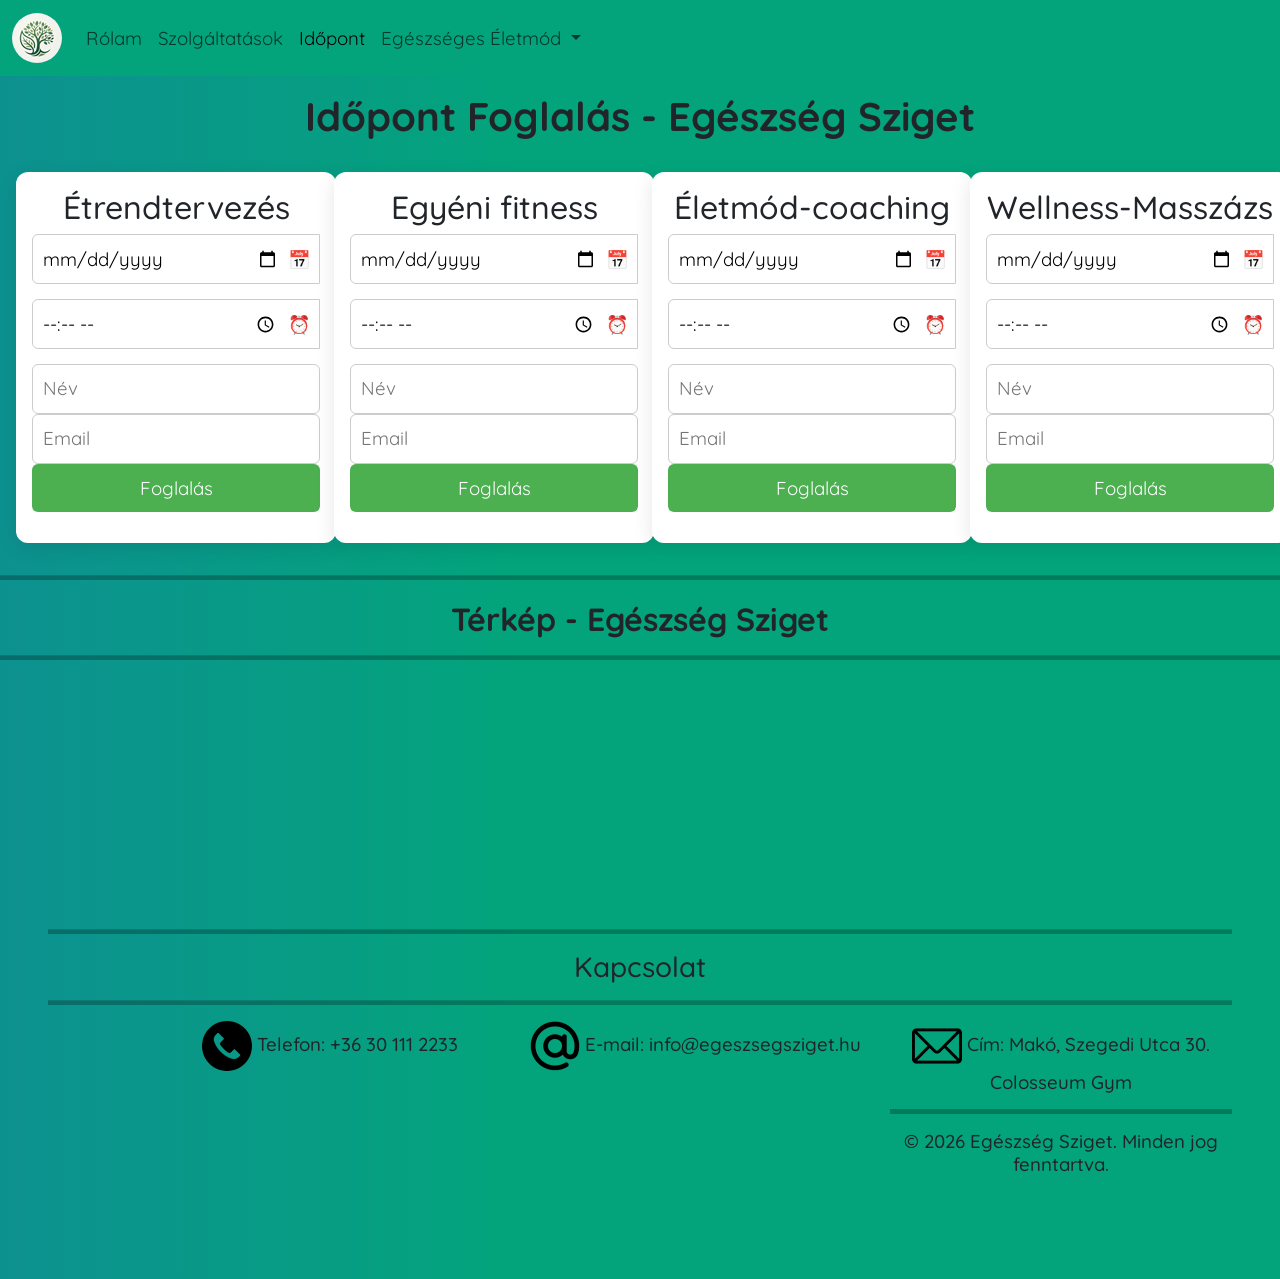
<file: idopont.html>
<!DOCTYPE html>
<html lang="hu">

<head>
    <meta charset="UTF-8">
    <meta name="viewport" content="width=device-width, initial-scale=1.0">
    <link href="https://cdn.jsdelivr.net/npm/bootstrap@5.3.8/dist/css/bootstrap.min.css" rel="stylesheet">
    <link rel="stylesheet" href="https://cdn.jsdelivr.net/npm/bootstrap-icons@1.13.1/font/bootstrap-icons.min.css">
    <link rel="stylesheet" href="css/style.css">
    <link rel="shortcut icon" href="img/Logó másolata.ico" type="image/x-icon">
    <title>Főoldal - Egészség Sziget</title>
</head>

<body>
    <nav class="navbar navbar-expand-lg">

        <div class="container-fluid">
            <a class="navbar-brand" href="index.html"><img src="img/Logó.png" class="rounded-circle"></a>
            <button class="navbar-toggler" type="button" data-bs-toggle="collapse" data-bs-target="#navbarNav"
                aria-controls="navbarNav" aria-expanded="false" aria-label="Toggle navigation">
                <span class="navbar-toggler-icon"></span>
            </button>
            <div class="collapse navbar-collapse" id="navbarNav">
                <ul class="navbar-nav">
                    <li class="nav-item">
                        <a class="nav-link" aria-current="page" href="rolam.html">Rólam</a>
                    </li>
                    <li class="nav-item">
                        <a class="nav-link" href="szolgaltatas.html">Szolgáltatások</a>
                    </li>
                    <li class="nav-item">
                        <a class="nav-link active" href="idopont.html">Időpont</a>
                    </li>
                    <li class="nav-item dropdown">
                        <a class="nav-link dropdown-toggle" href="#" role="button" data-bs-toggle="dropdown"
                            aria-expanded="false">
                            Egészséges Életmód
                        </a>
                        <ul class="dropdown-menu">
                            <li><a class="dropdown-item" href="etkezes.html">Egészséges Étkezés</a></li>
                            <li><a class="dropdown-item" href="fitness.html">Fitness Tippek</a></li>
                        </ul>
                    </li>
                </ul>
            </div>
        </div>
    </nav>

    <h1 class="text-center pt-3 pb-2">
        <strong>Időpont Foglalás - Egészség Sziget</strong>
    </h1>



    

    <div class="container-fluid p-3">
    <div class="row g-4">

        <!-- Kártya 1 -->
        <div class="col-12 col-md-6 col-lg-3">
            <div class="container1 p-3 mx-auto">
                <h2>Étrendtervezés</h2>

                <div class="input-group">
                    <input type="date">
                    <span class="icon" onclick="openDate(this)">📅</span>
                </div>

                <div class="input-group">
                    <input type="time">
                    <span class="icon" onclick="openTime(this)">⏰</span>
                </div>

                <input type="text" placeholder="Név">
                <input type="email" placeholder="Email">

                <button onclick="book(this)" class="gomb">Foglalás</button>
                <div class="success"></div>
            </div>
        </div>

        <!-- Kártya 2 -->
        <div class="col-12 col-md-6 col-lg-3">
            <div class="container1 p-3 mx-auto">
                <h2>Egyéni fitness</h2>

                <div class="input-group">
                    <input type="date">
                    <span class="icon" onclick="openDate(this)">📅</span>
                </div>

                <div class="input-group">
                    <input type="time">
                    <span class="icon" onclick="openTime(this)">⏰</span>
                </div>

                <input type="text" placeholder="Név">
                <input type="email" placeholder="Email">

                <button onclick="book(this)" class="gomb">Foglalás</button>
                <div class="success"></div>
            </div>
        </div>

        <!-- Kártya 3 -->
        <div class="col-12 col-md-6 col-lg-3">
            <div class="container1 p-3 mx-auto">
                <h2>Életmód-coaching</h2>

                <div class="input-group">
                    <input type="date">
                    <span class="icon" onclick="openDate(this)">📅</span>
                </div>

                <div class="input-group">
                    <input type="time">
                    <span class="icon" onclick="openTime(this)">⏰</span>
                </div>

                <input type="text" placeholder="Név">
                <input type="email" placeholder="Email">

                <button onclick="book(this)" class="gomb">Foglalás</button>
                <div class="success"></div>
            </div>
        </div>

        <!-- Kártya 4 -->
        <div class="col-12 col-md-6 col-lg-3">
            <div class="container1 p-3 mx-auto">
                <h2>Wellness-Masszázs</h2>

                <div class="input-group">
                    <input type="date">
                    <span class="icon" onclick="openDate(this)">📅</span>
                </div>

                <div class="input-group">
                    <input type="time">
                    <span class="icon" onclick="openTime(this)">⏰</span>
                </div>

                <input type="text" placeholder="Név">
                <input type="email" placeholder="Email">

                <button onclick="book(this)" class="gomb">Foglalás</button>
                <div class="success"></div>
            </div>
        </div>

    </div>
</div>

<script>
    function openDate(el) {
        el.previousElementSibling.showPicker();
    }

    function openTime(el) {
        el.previousElementSibling.showPicker();
    }

    function book(btn) {
        let parent = btn.closest(".container1");

        let date = parent.querySelector("input[type='date']").value;
        let time = parent.querySelector("input[type='time']").value;
        let msg = parent.querySelector(".success");

        if (!date || !time) {
            alert("Válassz dátumot és időpontot!");
            return;
        }

        msg.textContent = "Foglalva: " + date + " - " + time;
    }
</script>



    <hr>

    <h2 class="text-center pt-1 pb-5">
        <strong>Térkép - Egészség Sziget</strong>
    </h2s>

    <hr>



    <div class="text-center container-fluid p-3">

        <div class="row">
            <div class="col-md-12">

                <iframe
                    src="https://www.google.com/maps/embed?pb=!1m18!1m12!1m3!1d2760.969014913896!2d20.46440437675516!3d46.21107138329685!2m3!1f0!2f0!3f0!3m2!1i1024!2i768!4f13.1!3m3!1m2!1s0x4744f6044933d56f%3A0xe1acfdb13097772e!2sColosseum%20Gym%20Fitness%20Centrum!5e0!3m2!1shu!2shu!4v1774351189258!5m2!1shu!2shu"
                    width="100%" style="border:0;" allowfullscreen="" loading="lazy"
                    referrerpolicy="no-referrer-when-downgrade"></iframe>
            </div>
        </div>
    </div>








    <footer class="footer container-fluid p-5">
        <hr>
        <h3 class="text-center">
            Kapcsolat
        </h3>
        <hr>
        <div class="row offset-1">
            <div class="col-md-4">
                <img src="img/telefon.png" alt="Telefon" title="Telefon">
                Telefon: +36 30 111 2233
            </div>
            <div class="col-md-4">
                <img src="img/at.png" alt="E-mail" title="E-mail">
                E-mail: info@egeszsegsziget.hu
            </div>
            <div class="col-md-4">
                <img src="img/level.png" alt="Cím" title="Cím">
                Cím: Makó, Szegedi Utca 30. Colosseum Gym
                <hr style="border-color: #000;">

                <div>&copy; 2026 Egészség Sziget. Minden jog fenntartva.</div>
            </div>
    </footer>






    <script src="https://cdn.jsdelivr.net/npm/bootstrap@5.3.8/dist/js/bootstrap.bundle.min.js"
        integrity="sha384-FKyoEForCGlyvwx9Hj09JcYn3nv7wiPVlz7YYwJrWVcXK/BmnVDxM+D2scQbITxI"
        crossorigin="anonymous"></script>
</body>

</html>
</file>
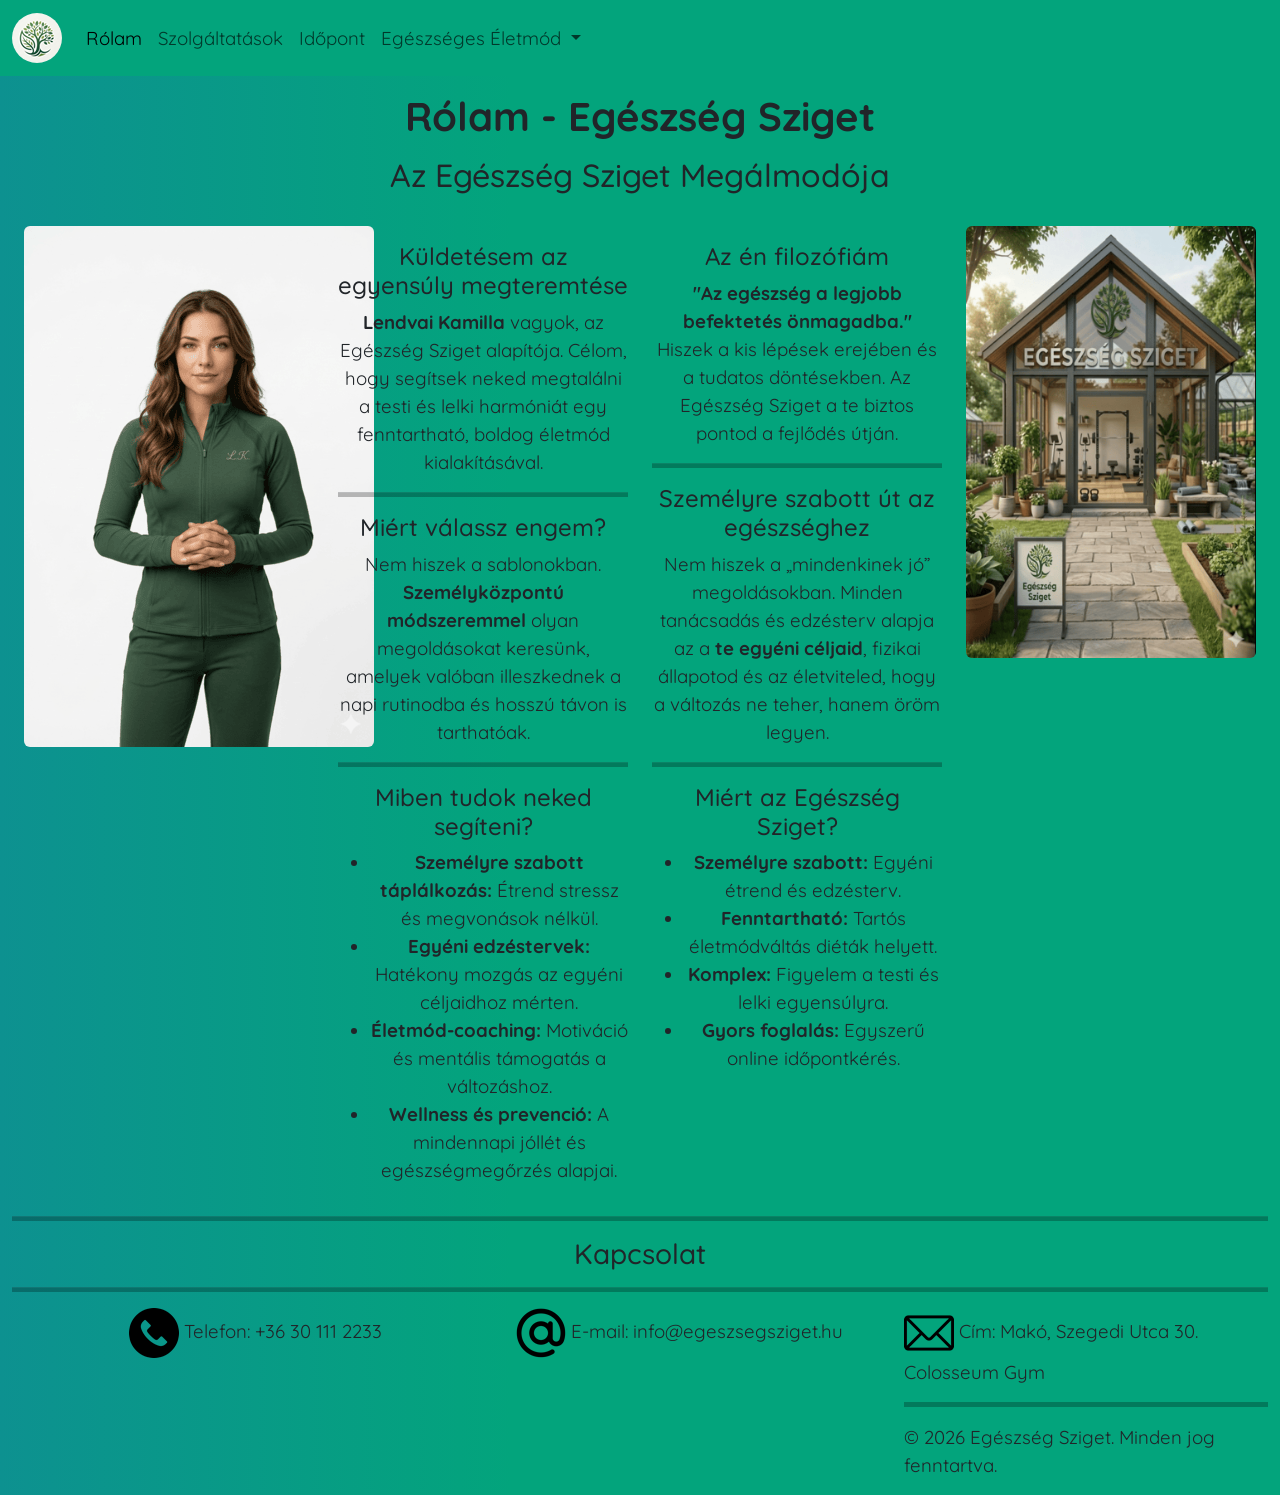
<file: rolam.html>
<!DOCTYPE html>
<html lang="hu">
<head>
    <meta charset="UTF-8">
    <meta name="viewport" content="width=device-width, initial-scale=1.0">
    <link href="https://cdn.jsdelivr.net/npm/bootstrap@5.3.8/dist/css/bootstrap.min.css" rel="stylesheet">
    <link rel="shortcut icon" href="img/Logó másolata.ico" type="image/x-icon">
    <link rel="stylesheet" href="css/style.css">
    <title>Rólam - Egészség Sziget</title>
</head>
<body>
     <nav class="navbar navbar-expand-lg">
        <div class="container-fluid">
            <a class="navbar-brand" href="index.html"><img src="img/Logó.png" class="rounded-circle"></a>
            <button class="navbar-toggler" type="button" data-bs-toggle="collapse" data-bs-target="#navbarNav"
                aria-controls="navbarNav" aria-expanded="false" aria-label="Toggle navigation">
                <span class="navbar-toggler-icon"></span>
            </button>
            <div class="collapse navbar-collapse" id="navbarNav">
                <ul class="navbar-nav">
                    <li class="nav-item">
                        <a class="nav-link active" aria-current="page" href="rolam.html">Rólam</a>
                    </li>
                    <li class="nav-item">
                        <a class="nav-link" href="szolgaltatas.html">Szolgáltatások</a>
                    </li>
                    <li class="nav-item">
                        <a class="nav-link" href="idopont.html">Időpont</a>
                    </li>
                    <li class="nav-item dropdown">
                        <a class="nav-link dropdown-toggle" href="#" role="button" data-bs-toggle="dropdown"
                            aria-expanded="false">
                            Egészséges Életmód
                        </a>
                        <ul class="dropdown-menu">
                            <li><a class="dropdown-item" href="etkezes.html">Egészséges Étkezés</a></li>
                            <li><a class="dropdown-item" href="fitness.html">Fitness Tippek</a></li>
                        </ul>
                    </li>
                </ul>
            </div>
        </div>
    </nav>
    <h1 class="text-center pt-3 pb-2">
        <strong>Rólam - Egészség Sziget</strong>
    </h1>
    <h2 class="text-center pb-4">
        Az Egészség Sziget Megálmodója
    </h2>
    <div class="row container-fluid mx-auto text-center">
        <div class="col-md-3">
            <img src="img/tulajdonos.png" alt="Tulajdonos" title="Tulajdonos" class="rounded">
        </div>
        <div class="col-md-3 container text-center">
            <p>
                <h4>
                    Küldetésem az egyensúly megteremtése
                </h4>
                <strong>Lendvai Kamilla</strong> vagyok, az Egészség Sziget alapítója. Célom, hogy segítsek neked megtalálni a testi és lelki harmóniát egy fenntartható, boldog életmód kialakításával.
            </p>
            <hr>
            <p>
                <h4>
                    Miért válassz engem?
                </h4>
                Nem hiszek a sablonokban. <strong>Személyközpontú módszeremmel</strong> olyan megoldásokat keresünk, amelyek valóban illeszkednek a napi rutinodba és hosszú távon is tarthatóak.
            </p>
            <hr>
            <p>
                <h4>
                    Miben tudok neked segíteni?
                </h4>
                <ul>
                    <li>
                        <strong>Személyre szabott táplálkozás:</strong> Étrend stressz és megvonások nélkül.
                    </li>
                    <li>
                        <strong>Egyéni edzéstervek:</strong> Hatékony mozgás az egyéni céljaidhoz mérten.
                    </li>
                    <li>
                        <strong>Életmód-coaching:</strong> Motiváció és mentális támogatás a változáshoz.
                    </li>
                    <li>
                        <strong>Wellness és prevenció:</strong> A mindennapi jóllét és egészségmegőrzés alapjai.
                    </li>
                </ul>
            </p>
        </div>
        <div class="col-md-3 container text-center">
            <p>
                <h4>
                    Az én filozófiám
                </h4>
               <strong>"Az egészség a legjobb befektetés önmagadba."</strong><br>
                Hiszek a kis lépések erejében és a tudatos döntésekben. Az Egészség Sziget a te biztos pontod a fejlődés útján.
            </p>
            <hr>
            <p>
                <h4>
                    Személyre szabott út az egészséghez
                </h4>
                Nem hiszek a „mindenkinek jó” megoldásokban. Minden tanácsadás és edzésterv alapja az a <strong>te egyéni céljaid</strong>, fizikai állapotod és az életviteled, hogy a változás ne teher, hanem öröm legyen.
            </p>
            <hr>
            <p>
                <h4>
                    Miért az Egészség Sziget?
                </h4>
                <ul>
                    <li>
                        <strong>Személyre szabott:</strong> Egyéni étrend és edzésterv.
                    </li>
                    <li>
                        <strong>Fenntartható:</strong> Tartós életmódváltás diéták helyett.
                    </li>
                    <li>
                        <strong>Komplex:</strong> Figyelem a testi és lelki egyensúlyra.
                    </li>
                    <li>
                        <strong>Gyors foglalás:</strong> Egyszerű online időpontkérés.
                    </li>
                </ul>
            </p>
        </div>
        <div class="col-md-3">
            <img src="img/epulet.png" alt="Épület" title="Épület" class="img-fluid rounded">
        </div>
    </div>
    <footer class="footer container-fluid">
        <hr>
        <h3 class="text-center">
            Kapcsolat
        </h3>
        <hr>
        <div class="row offset-1">
            <div class="col-md-4">
                <img src="img/telefon.png" alt="Telefon" title="Telefon">
                Telefon: +36 30 111 2233
            </div>
            <div class="col-md-4">
                <img src="img/at.png" alt="E-mail" title="E-mail">
                E-mail: info@egeszsegsziget.hu
            </div>
            <div class="col-md-4 pb-3">
                <img src="img/level.png" alt="Cím" title="Cím">
                Cím:  Makó, Szegedi Utca 30. Colosseum Gym

                 <hr style="border-color: #000;">

                <div>&copy; 2026 Egészség Sziget. Minden jog fenntartva.</div>
            </div>
           
        </div>
    </footer>

    <script src="https://cdn.jsdelivr.net/npm/bootstrap@5.3.8/dist/js/bootstrap.bundle.min.js"
        integrity="sha384-FKyoEForCGlyvwx9Hj09JcYn3nv7wiPVlz7YYwJrWVcXK/BmnVDxM+D2scQbITxI"
        crossorigin="anonymous"></script>
</body>
</html>
</file>
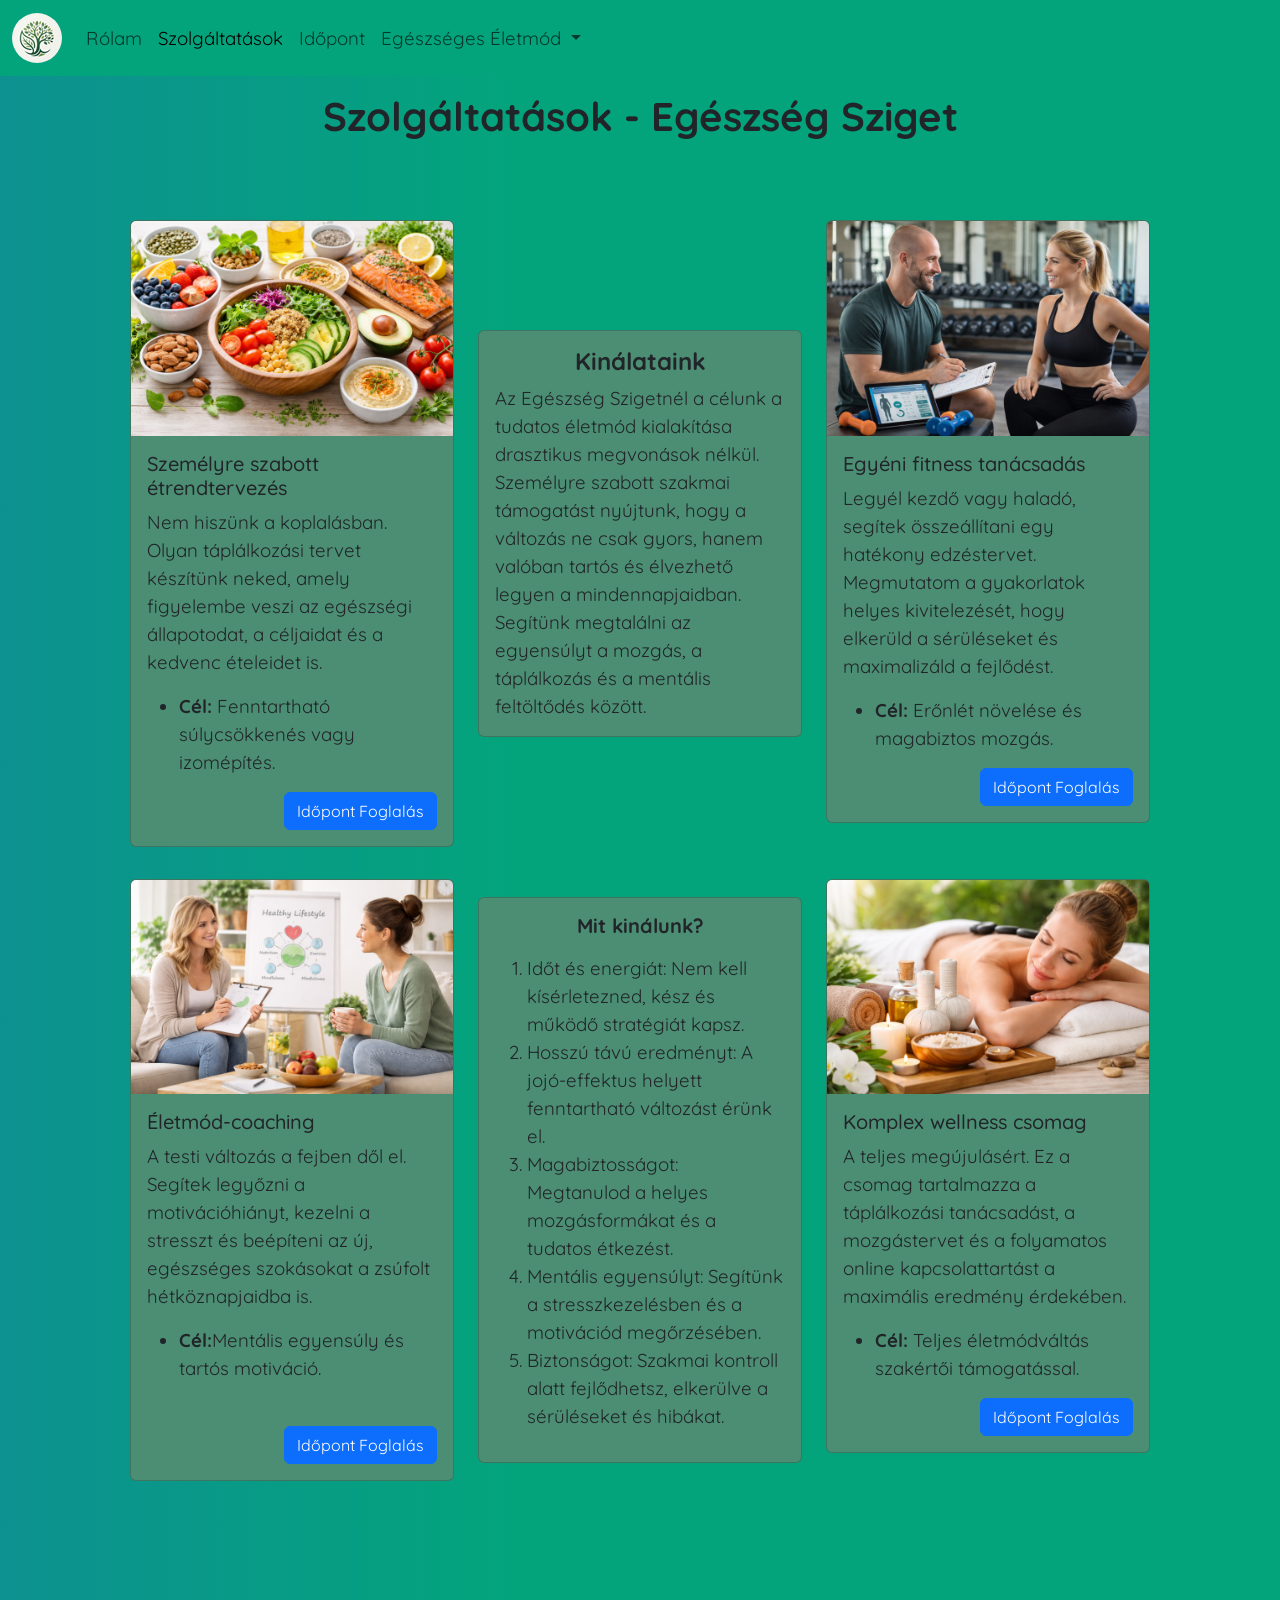
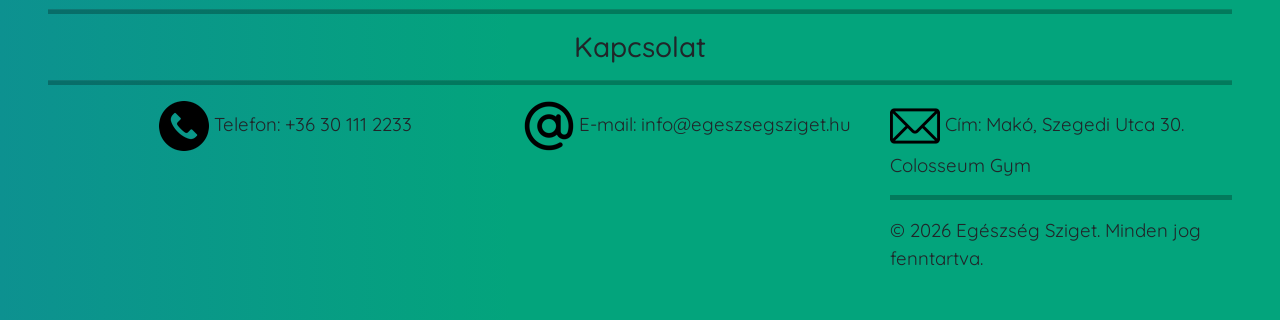
<file: szolgaltatas.html>
<!DOCTYPE html>
<html lang="hu">

<head>
    <meta charset="UTF-8">
    <meta name="viewport" content="width=device-width, initial-scale=1.0">
    <link href="https://cdn.jsdelivr.net/npm/bootstrap@5.3.8/dist/css/bootstrap.min.css" rel="stylesheet">
    <link rel="stylesheet" href="https://cdn.jsdelivr.net/npm/bootstrap-icons@1.13.1/font/bootstrap-icons.min.css">
    <link rel="stylesheet" href="css/style.css">
    <link rel="shortcut icon" href="img/Logó másolata.ico" type="image/x-icon">
    <title>Főoldal - Egészség Sziget</title>
</head>

<body>
    <nav class="navbar navbar-expand-lg">

        <div class="container-fluid">
            <a class="navbar-brand" href="index.html"><img src="img/Logó.png" class="rounded-circle"></a>
            <button class="navbar-toggler" type="button" data-bs-toggle="collapse" data-bs-target="#navbarNav"
                aria-controls="navbarNav" aria-expanded="false" aria-label="Toggle navigation">
                <span class="navbar-toggler-icon"></span>
            </button>
            <div class="collapse navbar-collapse" id="navbarNav">
                <ul class="navbar-nav">
                    <li class="nav-item">
                        <a class="nav-link" aria-current="page" href="rolam.html">Rólam</a>
                    </li>
                    <li class="nav-item">
                        <a class="nav-link active" href="szolgaltatas.html">Szolgáltatások</a>
                    </li>
                    <li class="nav-item">
                        <a class="nav-link" href="idopont.html">Időpont</a>
                    </li>
                    <li class="nav-item dropdown">
                        <a class="nav-link dropdown-toggle" href="#" role="button" data-bs-toggle="dropdown"
                            aria-expanded="false">
                            Egészséges Életmód
                        </a>
                        <ul class="dropdown-menu">
                            <li><a class="dropdown-item" href="etkezes.html">Egészséges Étkezés</a></li>
                            <li><a class="dropdown-item" href="fitness.html">Fitness Tippek</a></li>
                        </ul>
                    </li>
                </ul>
            </div>
        </div>
    </nav>

    <h1 class="text-center pt-3 pb-2">
        <strong>Szolgáltatások - Egészség Sziget</strong>
    </h1>


    <div class="row container container-fluid mx-auto p-5">
        <div class="col col-md-4 pt-3 pb-3">
            <div class="card card1">
                <img src="img/etkezes.png" class="card-img-top" alt="Étkezés" title="Étkezés">
                <div class="card-body">
                    <h5 class="card-title">Személyre szabott étrendtervezés</h5>
                    <p class="card-text">Nem hiszünk a koplalásban. Olyan táplálkozási tervet készítünk neked, amely
                        figyelembe veszi az egészségi állapotodat, a céljaidat és a kedvenc ételeidet is.</p>
                    <ul>
                        <li><b>Cél:</b> Fenntartható súlycsökkenés vagy izomépítés.</li>
                    </ul>
                    
                        <a href="idopont.html" class="btn btn-primary float-end">Időpont Foglalás</a>

                </div>
            </div>
        </div>
        <div class="col col-md-4  pt-3 pb-3 container container-fluid my-auto">
            <div class="card card1">
                <div class="card-body">
                    <h4 class="card-title text-center"><b>Kinálataink</b></h4>
                    <p class="card-text"> Az Egészség Szigetnél a célunk a tudatos életmód kialakítása drasztikus megvonások nélkül. Személyre szabott szakmai támogatást nyújtunk, hogy a változás ne csak gyors, hanem valóban tartós és élvezhető legyen a mindennapjaidban. Segítünk megtalálni az egyensúlyt a mozgás, a táplálkozás és a mentális feltöltődés között.
</p>
                </div>
            </div>
        </div>
        <div class="col col-md-4  pt-3 pb-3">
            <div class="card card1">
                <img src="img/fitnesstipp.png" class="card-img-top" alt="Fitness tip" title="Fitness tip">
                <div class="card-body">
                    <h5 class="card-title">Egyéni fitness tanácsadás</h5>
                    <p class="card-text">Legyél kezdő vagy haladó, segítek összeállítani egy hatékony edzéstervet. Megmutatom a gyakorlatok helyes kivitelezését, hogy elkerüld a sérüléseket és maximalizáld a fejlődést.</p>
                    <ul>
                        <li><b>Cél:</b> Erőnlét növelése és magabiztos mozgás.</li>
                    </ul>
                    <a href="idopont.html" class="btn btn-primary float-end">Időpont Foglalás</a>
                </div>
            </div>
        </div>
        
            <div class="col col-md-4 pt-3 pb-3">
                <div class="card card1">
                    <img src="img/tanacsadas.png" class="card-img-top" alt="Életmód" title="Életmód">
                    <div class="card-body">
                        <h5 class="card-title">Életmód-coaching</h5>
                        <p class="card-text">A testi változás a fejben dől el. Segítek legyőzni a motivációhiányt, kezelni a stresszt és beépíteni az új, egészséges szokásokat a zsúfolt hétköznapjaidba is.</p>
                        <ul>
                            <li><b>Cél:</b>Mentális egyensúly és tartós motiváció.</li>
                        </ul>
                        <br>
                        <a href="idopont.html" class="btn btn-primary float-end">Időpont Foglalás</a>
                    </div>
                </div>
            </div>
            <div class="col col-md-4 pt-3 pb-3 my-auto">
                <div class="card card1">
                    <div class="card-body">
                        <h5 class="card-title text-center"><b>Mit kinálunk?</b></h5>
                        <p class="card-text">
                            <ol>
                                <li>Időt és energiát: Nem kell kísérletezned, kész és működő stratégiát kapsz.</li>
                                <li>Hosszú távú eredményt: A jojó-effektus helyett fenntartható változást érünk el.</li>
                                <li>Magabiztosságot: Megtanulod a helyes mozgásformákat és a tudatos étkezést.</li>
                                <li>Mentális egyensúlyt: Segítünk a stresszkezelésben és a motivációd megőrzésében.</li>
                                <li>Biztonságot: Szakmai kontroll alatt fejlődhetsz, elkerülve a sérüléseket és hibákat.</li>
                            </ol>
                        </p>
                    </div>
                </div>
            </div>
            <div class="col col-md-4 pt-3 pb-3">
                <div class="card card1">
                    <img src="img/wellnes.png" class="card-img-top" alt="Wellness" title="Wellness">
                    <div class="card-body">
                        <h5 class="card-title">Komplex wellness csomag</h5>
                        <p class="card-text">A teljes megújulásért. Ez a csomag tartalmazza a táplálkozási tanácsadást, a mozgástervet és a folyamatos online kapcsolattartást a maximális eredmény érdekében.</p>
                        <ul>
                            <li><b>Cél:</b> Teljes életmódváltás szakértői támogatással.</li>
                        </ul>
                        <a href="idopont.html" class="btn btn-primary float-end">Időpont Foglalás</a>
                    </div>
                </div>
            </div>
        </div>
    </div>








    <footer class="footer container-fluid p-5">
        <hr>
        <h3 class="text-center">
            Kapcsolat
        </h3>
        <hr>
        <div class="row offset-1">
            <div class="col-md-4">
                <img src="img/telefon.png" alt="Telefon" title="Telefon">
                Telefon: +36 30 111 2233
            </div>
            <div class="col-md-4">
                <img src="img/at.png" alt="E-mail" title="E-mail">
                E-mail: info@egeszsegsziget.hu
            </div>
            <div class="col-md-4">
                <img src="img/level.png" alt="Cím" title="Cím">
                Cím: Makó, Szegedi Utca 30. Colosseum Gym
                <hr style="border-color: #000;">

                <div>&copy; 2026 Egészség Sziget. Minden jog fenntartva.</div>
            </div>
    </footer>






    <script src="https://cdn.jsdelivr.net/npm/bootstrap@5.3.8/dist/js/bootstrap.bundle.min.js"
        integrity="sha384-FKyoEForCGlyvwx9Hj09JcYn3nv7wiPVlz7YYwJrWVcXK/BmnVDxM+D2scQbITxI"
        crossorigin="anonymous"></script>
</body>

</html>
</file>
<file: css/style.css>
@import url('https://fonts.googleapis.com/css2?family=Quicksand:wght@300..700&display=swap');
body{
    background: linear-gradient(to right, #0D9190, #03A47C 40%);
    font-family: "Quicksand", sans-serif;
    font-size: 14pt;
}
.navbar{
    background-color: #03A47C;
}
.footer{
    font-size: 14pt;
}
.hr{
    color: black;
}
.img-logo{
    width: 100px;
}
.dropdown-menu{
    background-color: #03A47C;
}
.dropdown-item:hover{
    background-color: #199654;
}
.card{
    background-color: #4B8E74;
}
hr{
    height: 5px;
    background-color: black;
}

.card1:hover{
    box-shadow: 5px 5px #199654;
}

table {
    border-collapse: collapse;
    width: 100%;
    text-align: center;
}
 td {
    border: 1px solid #333;
    padding: 10px;
}
th {
    border-bottom: 1px solid #333;
    border-top: 1px solid #333;
    background-color: #4CAF50;
    color: white;
    padding: 10px;
    
}
td {
    height: 60px;
}

.kiemeles{
    border: 2px solid black;
    font-size: large;
}

.foglalt{
    background-color: red;
}

.piros{
    color: red;
    font-weight: bold;
}

.zold{
    color: green;
    font-weight: bold;
}

.container1 {
    background: white;
    padding: 30px;
    border-radius: 12px;
    box-shadow: 0 5px 20px rgba(0,0,0,0.1);
    width: 320px;
    text-align: center;
}



.input-group {
    position: relative;
    margin-bottom: 15px;
}

input {
    width: 100%;
    padding: 10px;
    padding-right: 40px;
    border-radius: 6px;
    border: 1px solid #ccc;
}

.icon {
    position: absolute;
    right: 10px;
    top: 50%;
    transform: translateY(-50%);
    cursor: pointer;
    font-size: 18px;
}

.gomb {
    width: 100%;
    padding: 10px;
    background: #4CAF50;
    color: white;
    border: none;
    border-radius: 6px;
    cursor: pointer;
}

button:hover {
    background: #45a049;
}

.success {
    margin-top: 15px;
    color: green;
}
</file>
